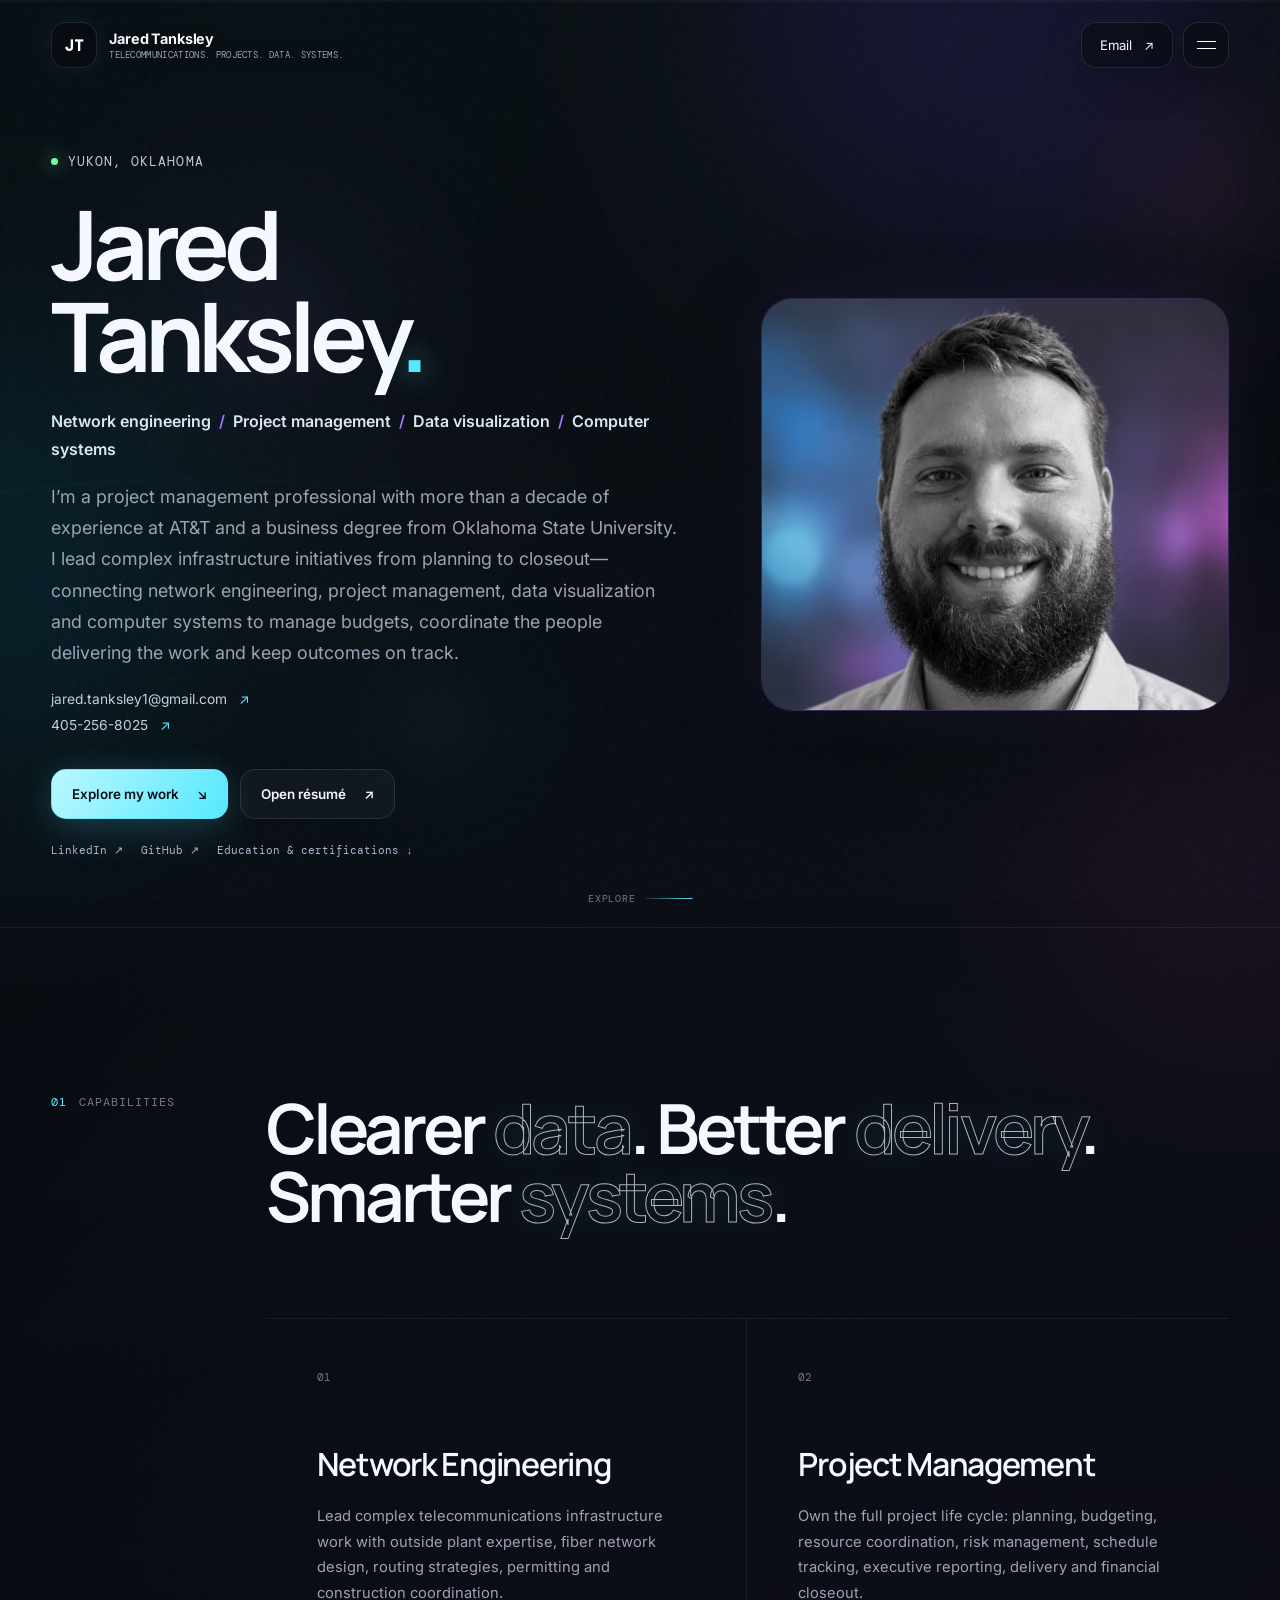
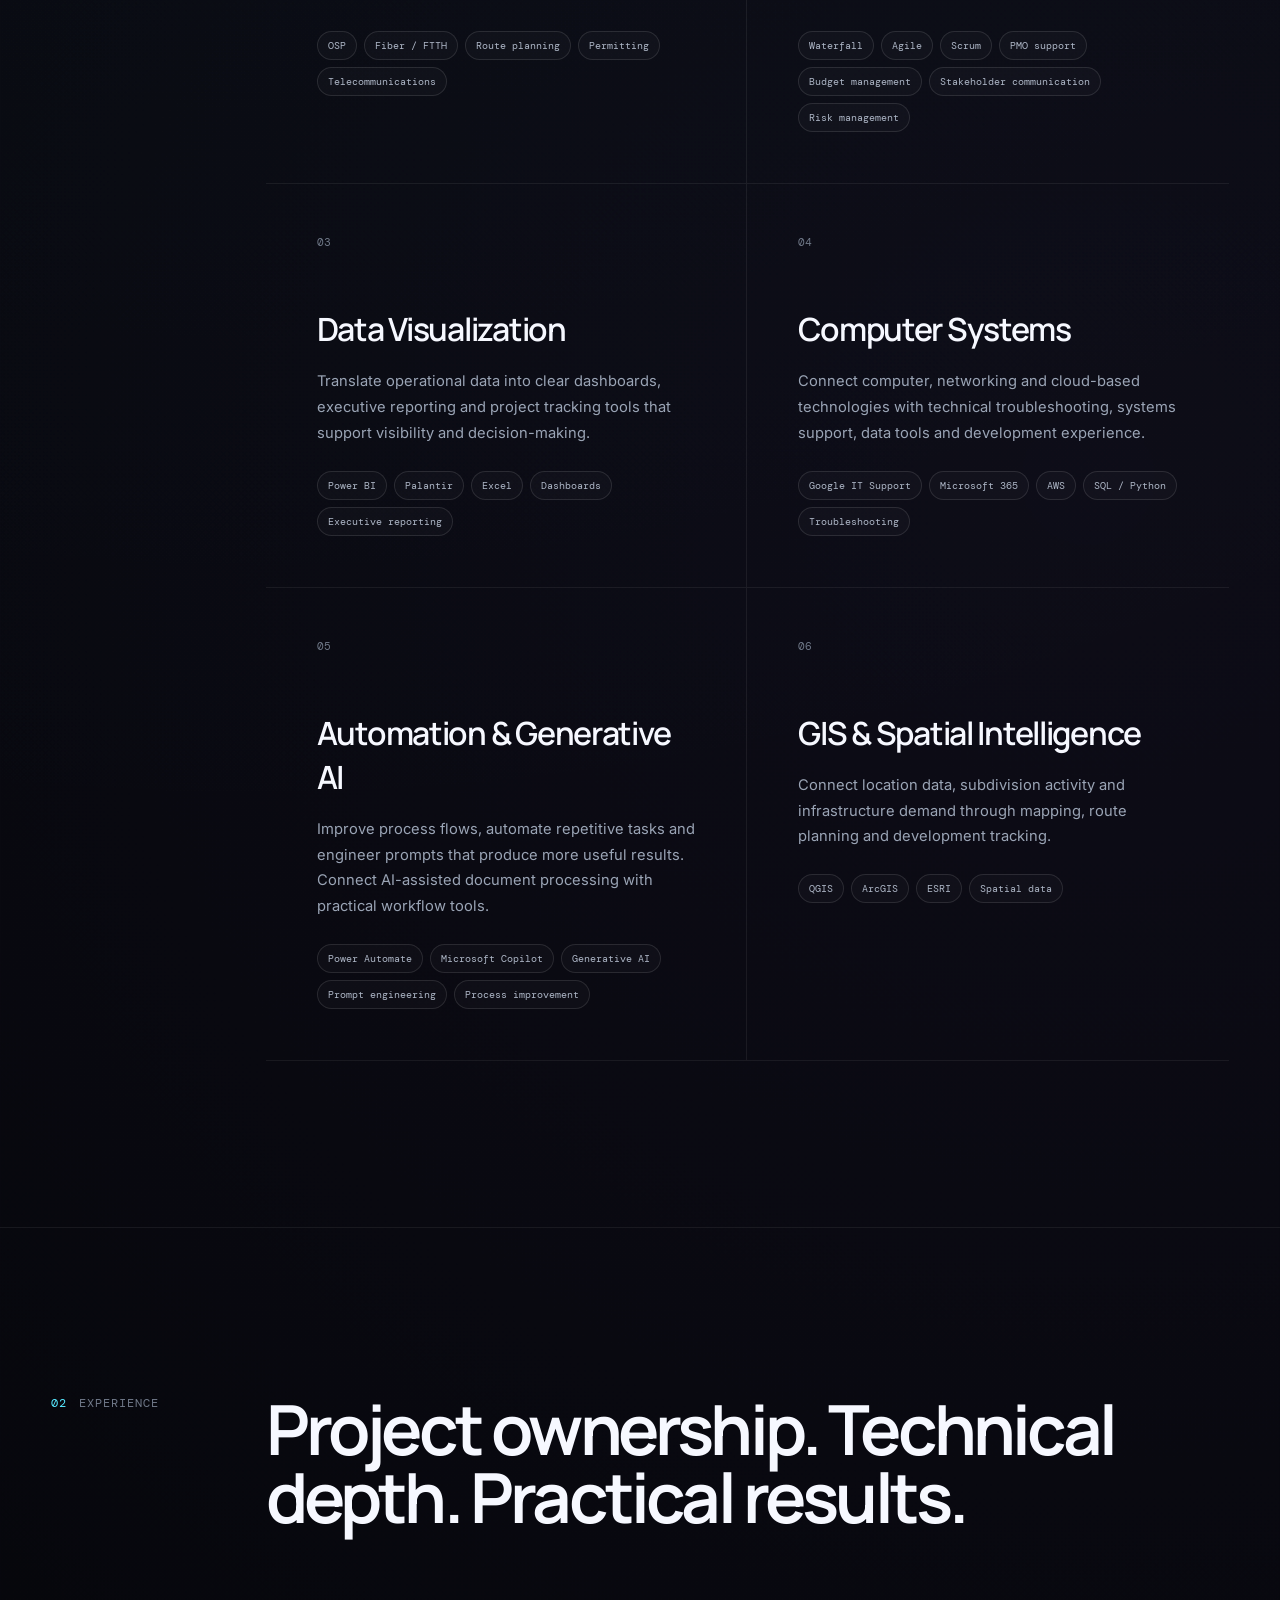
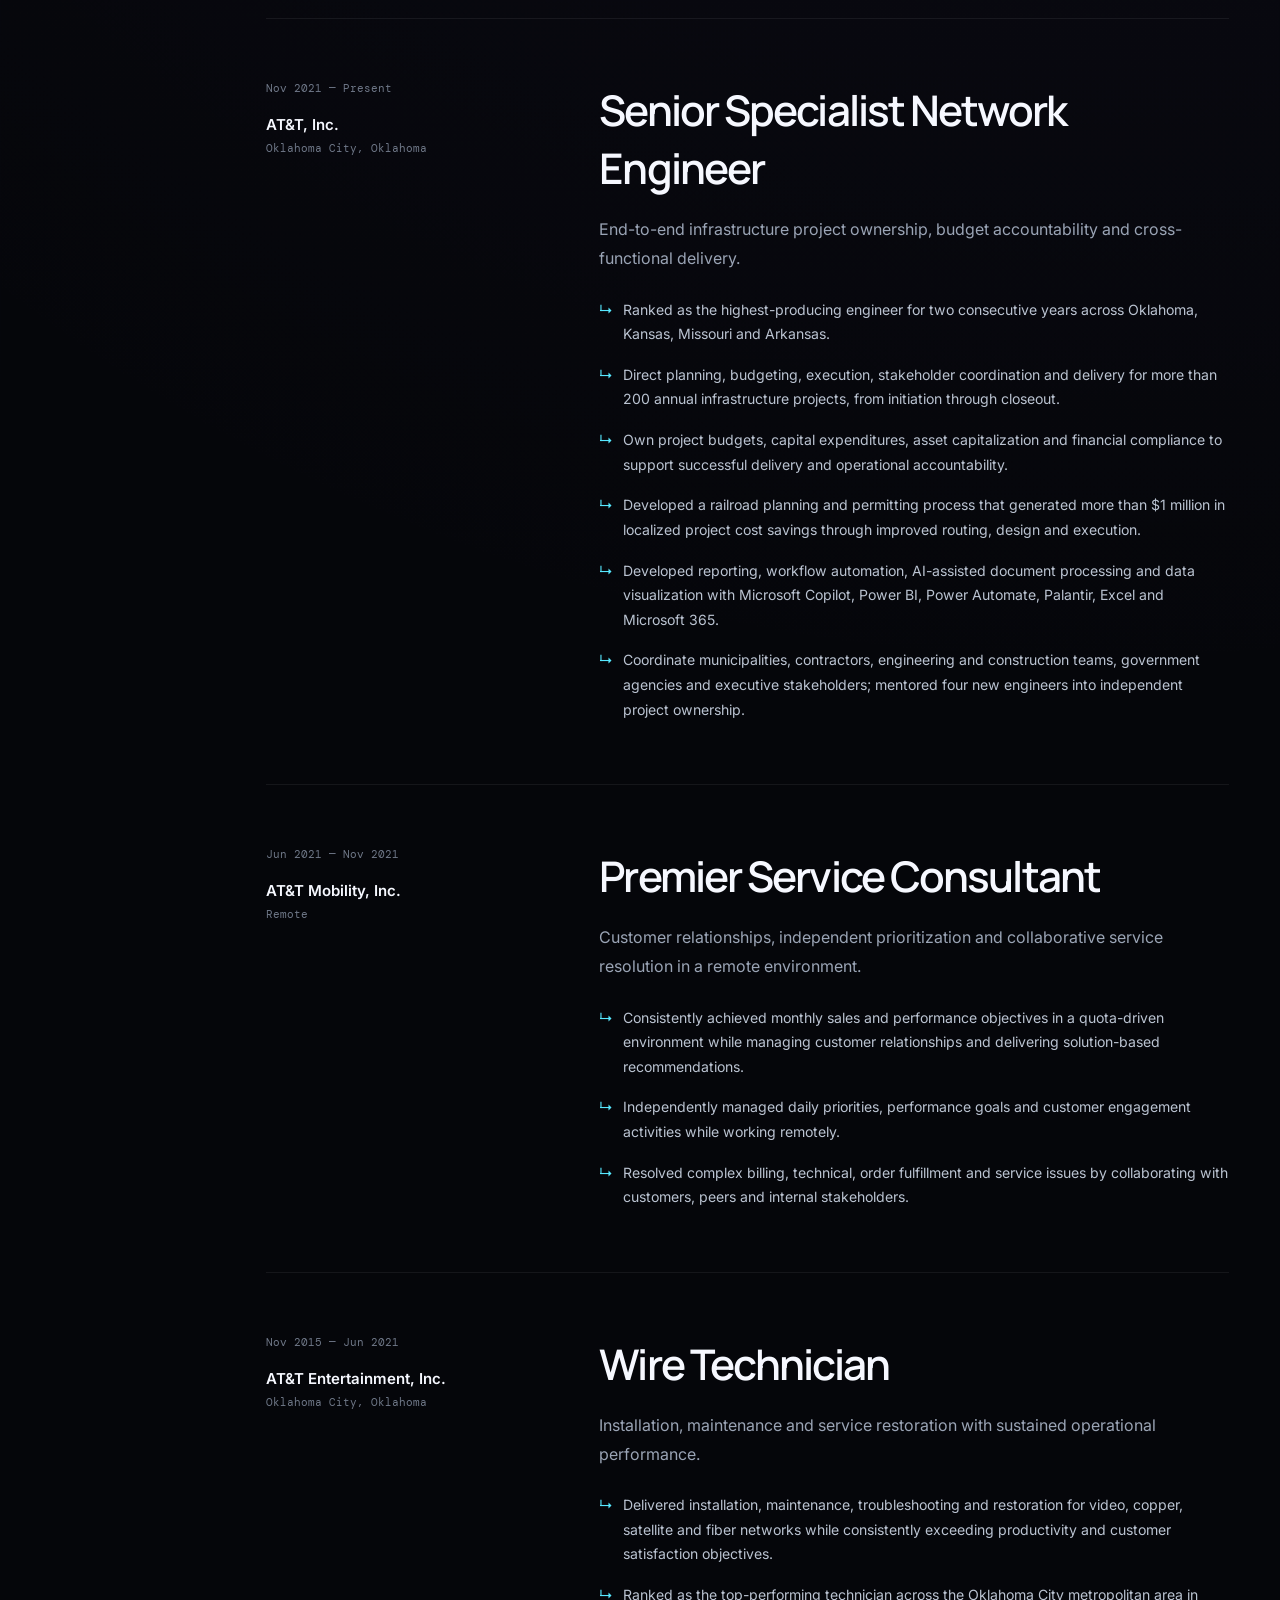
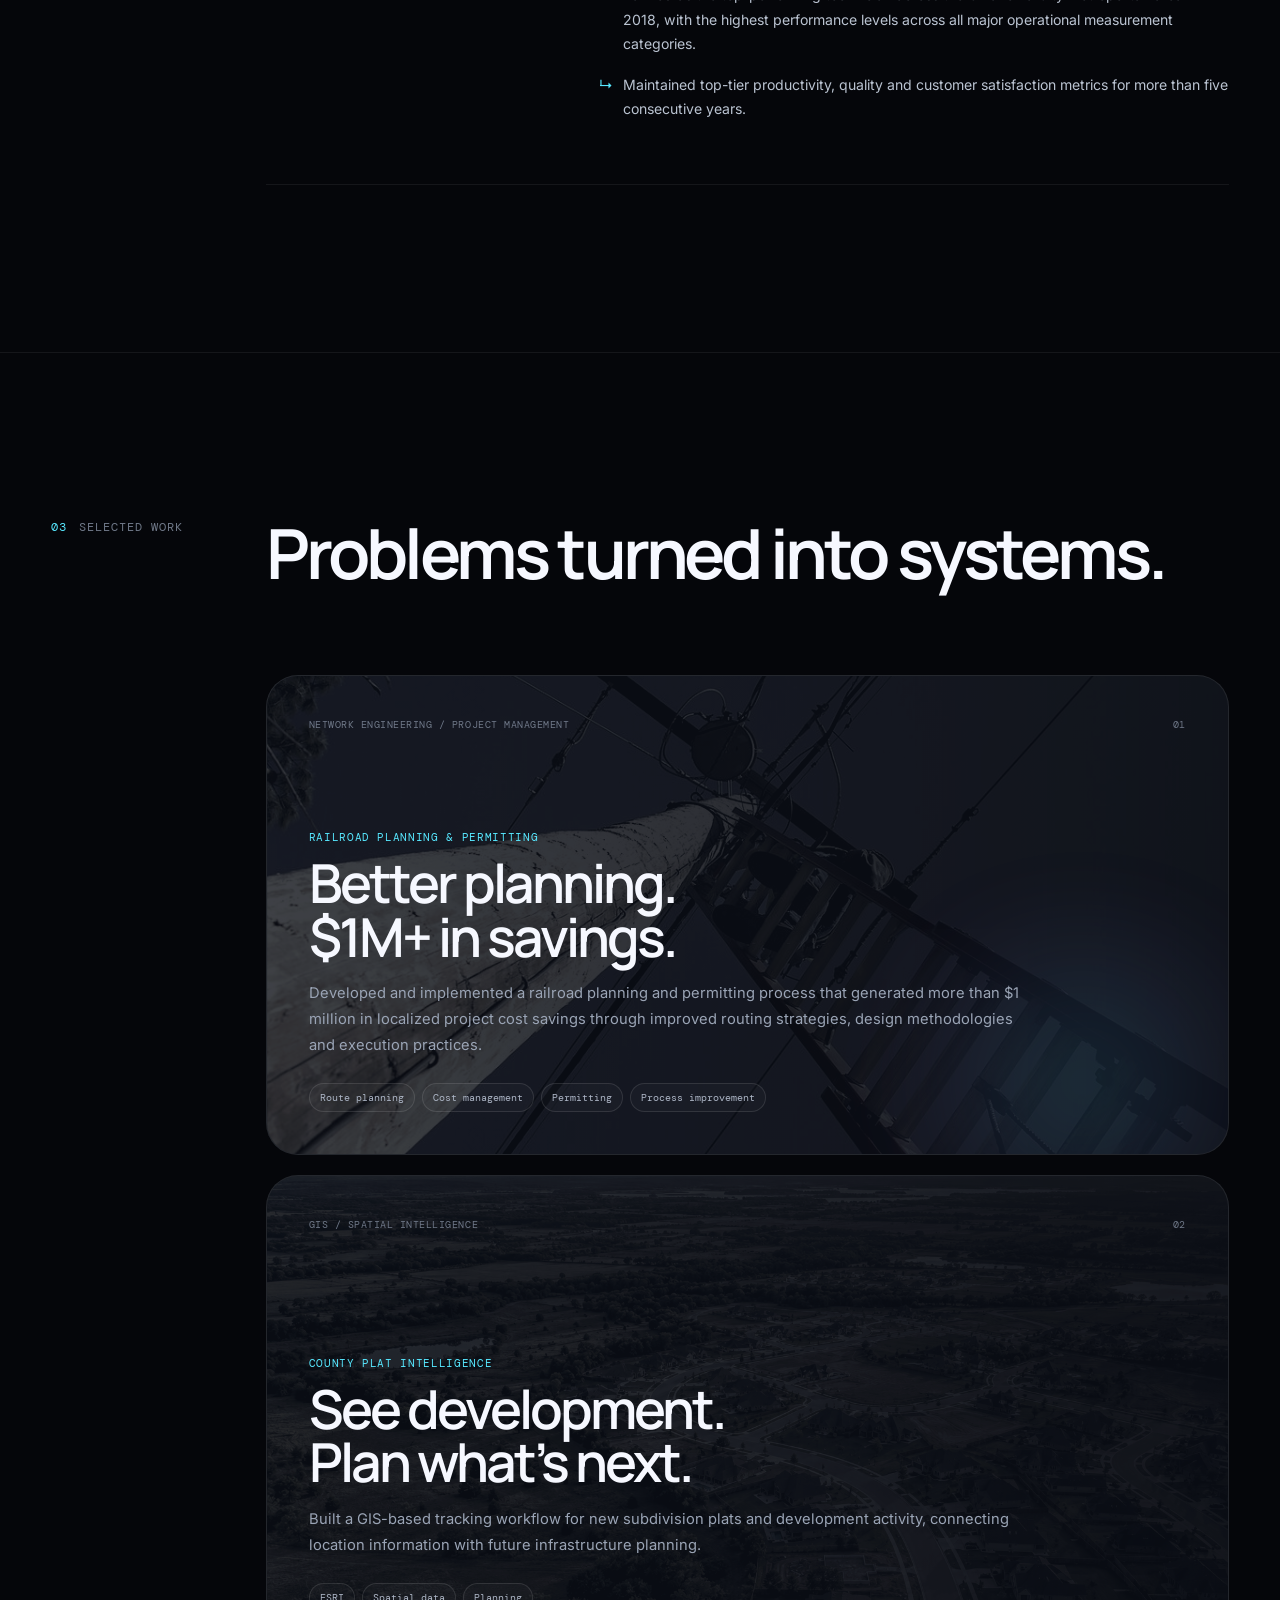
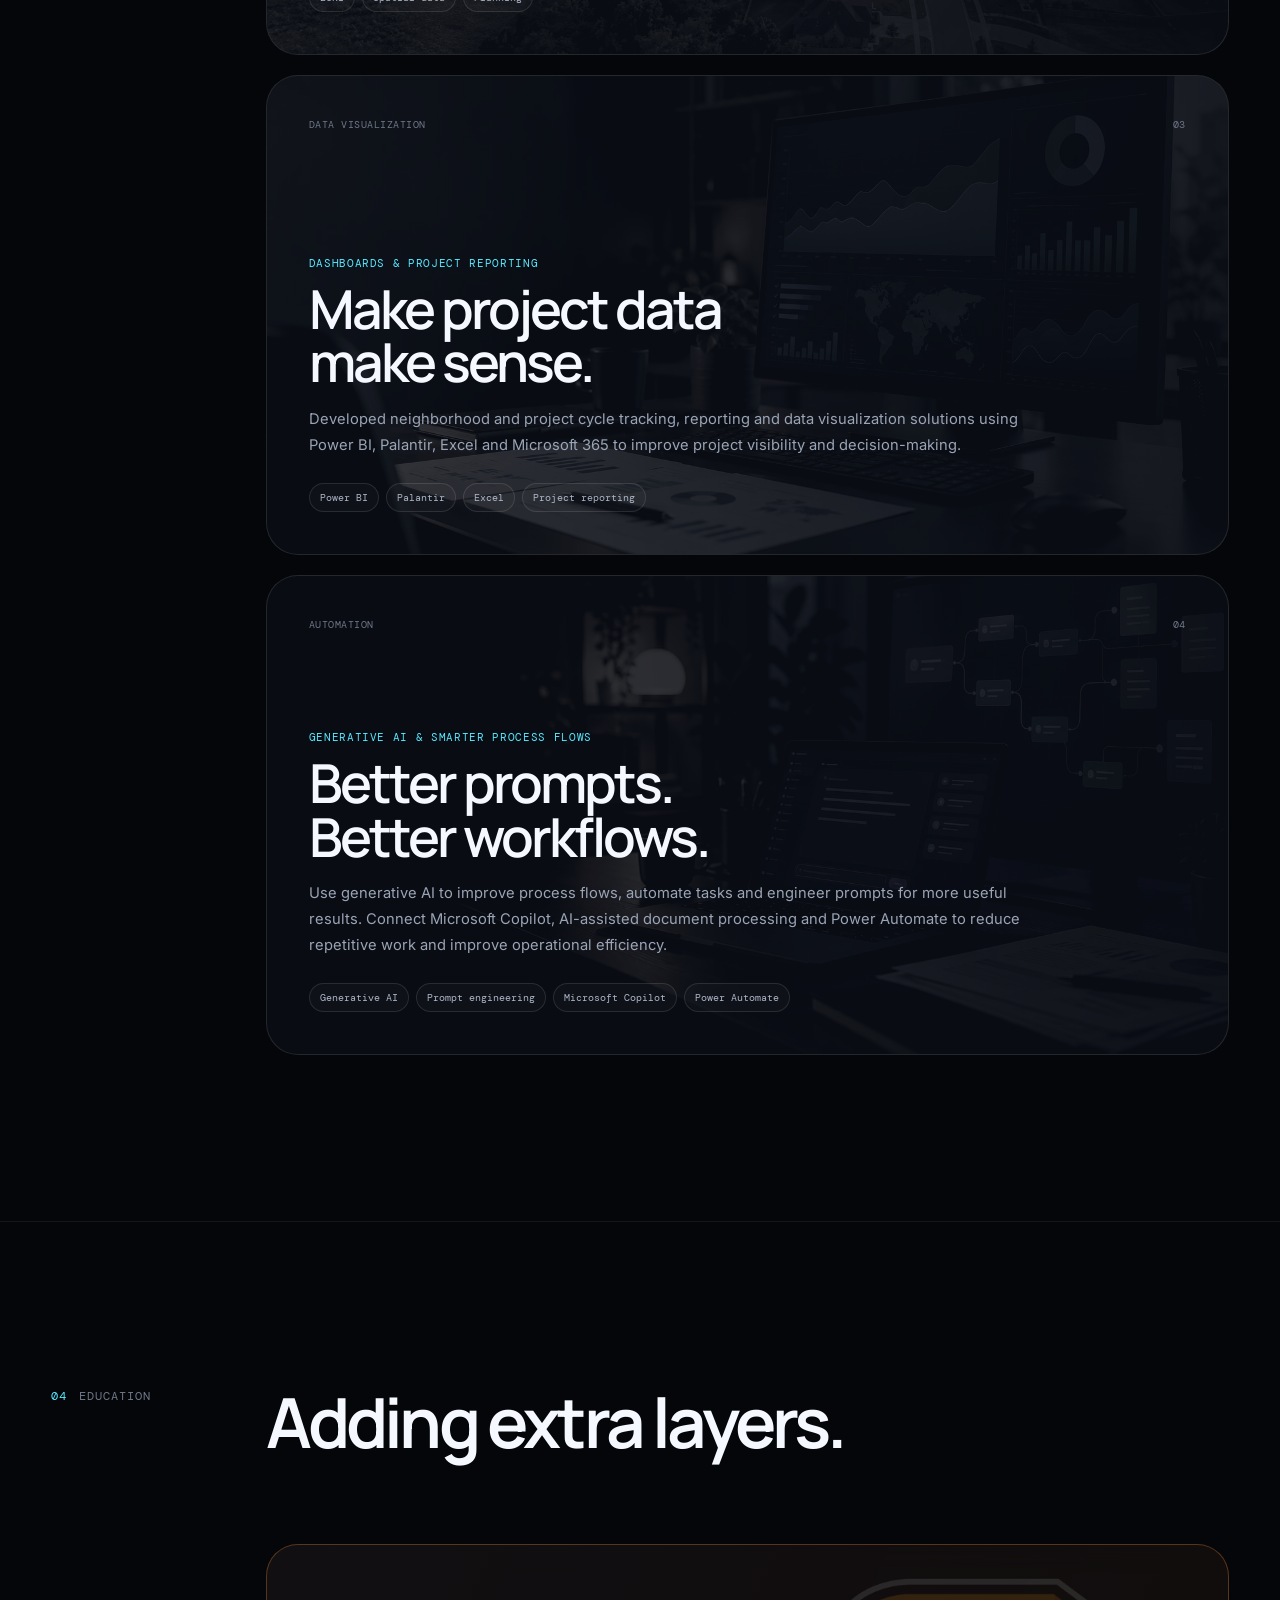
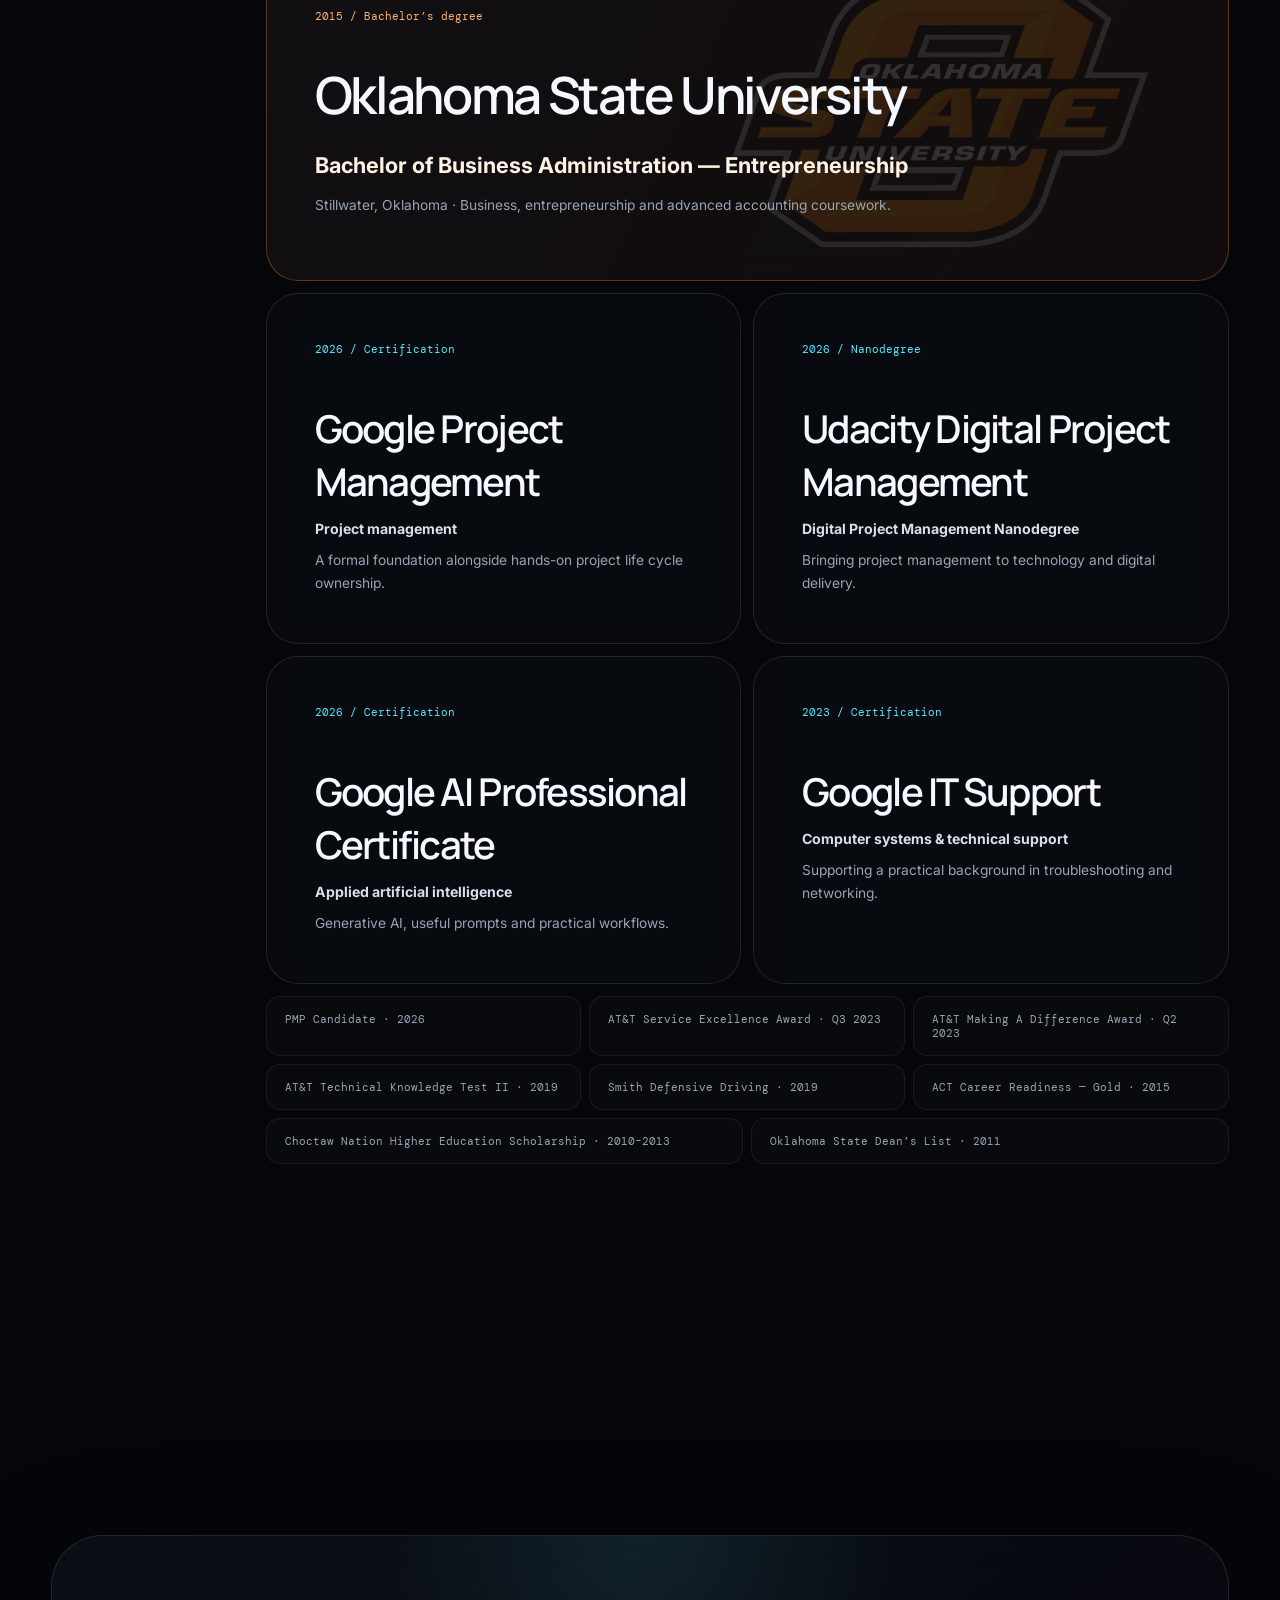
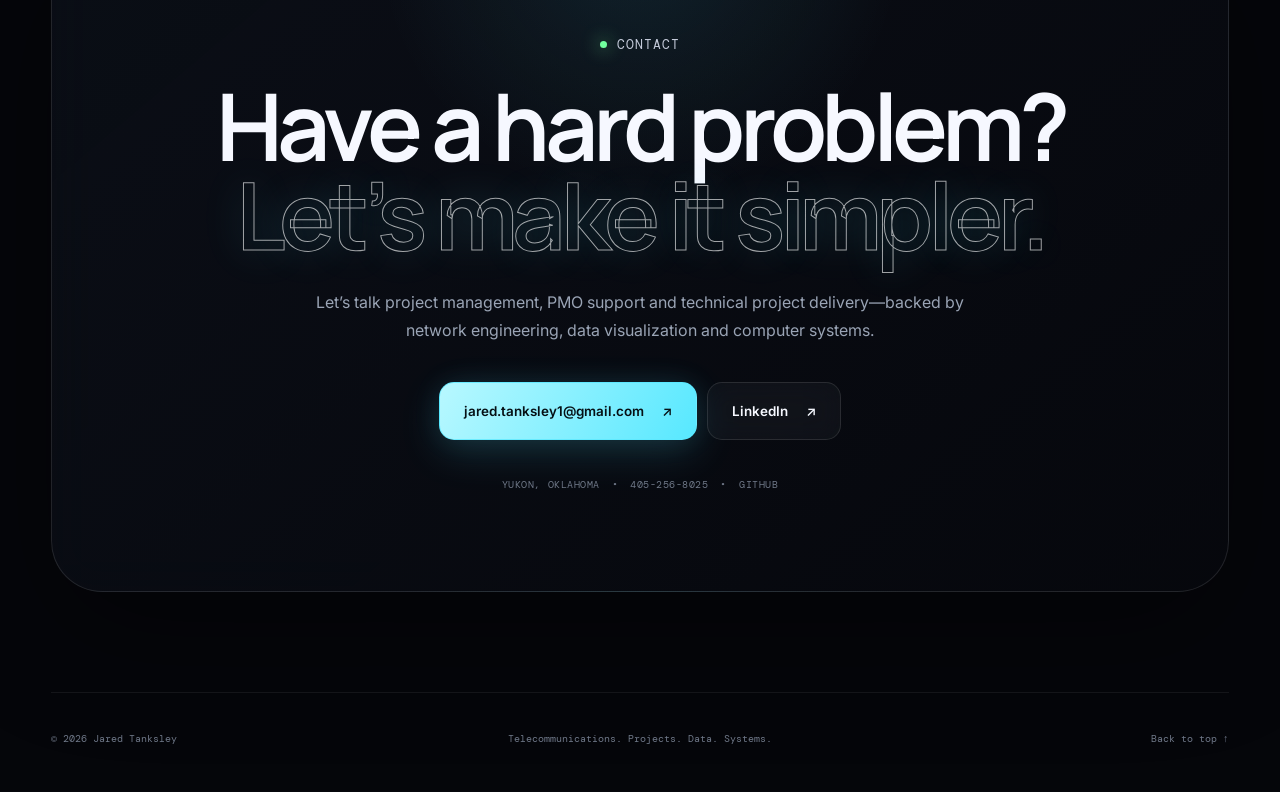
<file: index.html>
<!DOCTYPE html>
<html lang="en">
<head>
  <meta charset="utf-8" />
  <meta name="viewport" content="width=device-width, initial-scale=1" />
  <meta name="theme-color" content="#05060a" />
  <meta name="description" content="Jared Tanksley — Network engineering, project management, data visualization and computer systems. Explore Jared Tanksley’s work, experience and certifications." />
  <title>Jared Tanksley | Telecommunications • Projects • Data • Systems</title>
  <link rel="icon" href="favicon.ico" />
  <link rel="preconnect" href="https://fonts.googleapis.com" />
  <link rel="preconnect" href="https://fonts.gstatic.com" crossorigin />
  <link href="https://fonts.googleapis.com/css2?family=DM+Mono:wght@300;400;500&family=Inter:wght@400;500;600;700;800&family=Manrope:wght@500;600;700;800&display=swap" rel="stylesheet" />
  <link rel="stylesheet" href="css/styles.css" />
</head>
<body>
  <a class="skip-link" href="#main-content">Skip to content</a>
  <canvas id="neon-field" aria-hidden="true"></canvas>
  <canvas id="neon-touch" aria-hidden="true"></canvas>
  <div id="touch-light" aria-hidden="true"></div>
  <div class="ambient ambient-a" aria-hidden="true"></div>
  <div class="ambient ambient-b" aria-hidden="true"></div>
  <div class="ambient ambient-c" aria-hidden="true"></div>
  <div class="noise" aria-hidden="true"></div>
  <div class="scroll-progress" aria-hidden="true"><span></span></div>

  <header class="site-header">
    <a class="brand" href="#home" aria-label="Jared Tanksley home">
      <span class="brand-mark">JT</span>
      <span class="brand-copy"><strong>Jared Tanksley</strong><small>Telecommunications. Projects. Data. Systems.</small></span>
    </a>

    <div class="header-actions">
      <a class="mail-button" href="mailto:jared.tanksley1@gmail.com" aria-label="Email Jared">
        <span>Email</span><span aria-hidden="true">↗</span>
      </a>
      <button class="menu-toggle" type="button" aria-expanded="false" aria-controls="site-menu" aria-label="Open navigation">
        <span></span><span></span>
      </button>
    </div>
  </header>

  <aside class="menu-panel" id="site-menu" aria-hidden="true">
    <div class="menu-backdrop" data-close-menu></div>
    <div class="menu-sheet">
      <div class="menu-topline"><span>Navigate</span><button type="button" class="menu-close" data-close-menu aria-label="Close navigation">×</button></div>
      <nav class="menu-links" aria-label="Main navigation">
        <a href="#home"><span>01</span>Home</a>
        <a href="#skills"><span>02</span>Capabilities</a>
        <a href="#work"><span>03</span>Experience</a>
        <a href="#projects"><span>04</span>Projects</a>
        <a href="#education"><span>05</span>Education</a>
        <a href="#contact"><span>06</span>Contact</a>
      </nav>
      <div class="menu-socials">
        <a href="https://github.com/jaredtanksley" target="_blank" rel="noreferrer">GitHub ↗</a>
        <a href="https://www.linkedin.com/in/jaredtanksley" target="_blank" rel="noreferrer">LinkedIn ↗</a>
        <a href="jared-tanksley-resume.pdf" target="_blank" rel="noreferrer">Resume ↗</a>
      </div>
    </div>
  </aside>

  <main id="main-content">
    <section class="hero section" id="home">
      <div class="hero-grid wrap">
        <div class="hero-copy reveal">
          <p class="eyebrow"><span class="status-dot"></span> Yukon, Oklahoma</p>
          <h1 class="profile-heading"><span>Jared</span><span>Tanksley<span class="dot cyan">.</span></span></h1>
          <p class="profile-role">Network engineering <span> / </span> Project management <span> / </span> Data visualization <span> / </span> Computer systems</p>
          <p class="hero-intro">I’m a project management professional with more than a decade of experience at AT&amp;T and a business degree from Oklahoma State University. I lead complex infrastructure initiatives from planning to closeout—connecting network engineering, project management, data visualization and computer systems to manage budgets, coordinate the people delivering the work and keep outcomes on track.</p>
          <div class="profile-details" aria-label="Contact information">
            <a href="mailto:jared.tanksley1@gmail.com">jared.tanksley1@gmail.com <span aria-hidden="true">↗</span></a>
            <a href="tel:+14052568025">405-256-8025 <span aria-hidden="true">↗</span></a>
          </div>
          <div class="hero-cta">
            <a class="button primary" href="#projects">Explore my work <span aria-hidden="true">↘</span></a>
            <a class="button ghost" href="jared-tanksley-resume.pdf" target="_blank" rel="noreferrer">Open résumé <span aria-hidden="true">↗</span></a>
          </div>
          <div class="profile-socials">
            <a href="https://www.linkedin.com/in/jaredtanksley" target="_blank" rel="noreferrer">LinkedIn ↗</a>
            <a href="https://github.com/jaredtanksley" target="_blank" rel="noreferrer">GitHub ↗</a>
            <a href="#education">Education &amp; certifications ↓</a>
          </div>
        </div>

        <figure class="image-card portrait-card hero-portrait reveal delay-1">
          <img src="images/jared-headshot.png" alt="Jared Tanksley, wearing a collared shirt against a soft neon background" width="1122" height="990" fetchpriority="high" decoding="async" />
        </figure>
      </div>
      <a class="scroll-cue" href="#skills"><span>Explore</span><i></i></a>
    </section>

    <section class="section section-shell" id="skills">
      <div class="wrap section-grid">
        <div class="section-label reveal"><span>01</span><p>Capabilities</p></div>
        <div class="section-content">
          <h2 class="section-title reveal">Clearer <em>data</em>. Better <em>delivery</em>. Smarter <em>systems</em>.</h2>
          <div class="skill-grid">
            <article class="skill-card reveal"><p class="skill-num">01</p><h3>Network Engineering</h3><p>Lead complex telecommunications infrastructure work with outside plant expertise, fiber network design, routing strategies, permitting and construction coordination.</p><div class="tag-row"><span>OSP</span><span>Fiber / FTTH</span><span>Route planning</span><span>Permitting</span><span>Telecommunications</span></div></article>
            <article class="skill-card reveal delay-1"><p class="skill-num">02</p><h3>Project Management</h3><p>Own the full project life cycle: planning, budgeting, resource coordination, risk management, schedule tracking, executive reporting, delivery and financial closeout.</p><div class="tag-row"><span>Waterfall</span><span>Agile</span><span>Scrum</span><span>PMO support</span><span>Budget management</span><span>Stakeholder communication</span><span>Risk management</span></div></article>
            <article class="skill-card reveal"><p class="skill-num">03</p><h3>Data Visualization</h3><p>Translate operational data into clear dashboards, executive reporting and project tracking tools that support visibility and decision-making.</p><div class="tag-row"><span>Power BI</span><span>Palantir</span><span>Excel</span><span>Dashboards</span><span>Executive reporting</span></div></article>
            <article class="skill-card reveal delay-1"><p class="skill-num">04</p><h3>Computer Systems</h3><p>Connect computer, networking and cloud-based technologies with technical troubleshooting, systems support, data tools and development experience.</p><div class="tag-row"><span>Google IT Support</span><span>Microsoft 365</span><span>AWS</span><span>SQL / Python</span><span>Troubleshooting</span></div></article>
            <article class="skill-card reveal"><p class="skill-num">05</p><h3>Automation &amp; Generative AI</h3><p>Improve process flows, automate repetitive tasks and engineer prompts that produce more useful results. Connect AI-assisted document processing with practical workflow tools.</p><div class="tag-row"><span>Power Automate</span><span>Microsoft Copilot</span><span>Generative AI</span><span>Prompt engineering</span><span>Process improvement</span></div></article>
            <article class="skill-card reveal delay-1"><p class="skill-num">06</p><h3>GIS &amp; Spatial Intelligence</h3><p>Connect location data, subdivision activity and infrastructure demand through mapping, route planning and development tracking.</p><div class="tag-row"><span>QGIS</span><span>ArcGIS</span><span>ESRI</span><span>Spatial data</span></div></article>
          </div>
        </div>
      </div>
    </section>

    <section class="section section-shell" id="work">
      <div class="wrap section-grid">
        <div class="section-label reveal"><span>02</span><p>Experience</p></div>
        <div class="section-content">
          <h2 class="section-title reveal">Project ownership. Technical depth. Practical results.</h2>
          <div class="work-list">
            <article class="work-item reveal">
              <div class="work-meta"><span>Nov 2021 — Present</span><strong>AT&amp;T, Inc.</strong><small>Oklahoma City, Oklahoma</small></div>
              <div class="work-body"><h3>Senior Specialist Network Engineer</h3><p>End-to-end infrastructure project ownership, budget accountability and cross-functional delivery.</p><ul>
                <li>Ranked as the highest-producing engineer for two consecutive years across Oklahoma, Kansas, Missouri and Arkansas.</li>
                <li>Direct planning, budgeting, execution, stakeholder coordination and delivery for more than 200 annual infrastructure projects, from initiation through closeout.</li>
                <li>Own project budgets, capital expenditures, asset capitalization and financial compliance to support successful delivery and operational accountability.</li>
                <li>Developed a railroad planning and permitting process that generated more than $1 million in localized project cost savings through improved routing, design and execution.</li>
                <li>Developed reporting, workflow automation, AI-assisted document processing and data visualization with Microsoft Copilot, Power BI, Power Automate, Palantir, Excel and Microsoft 365.</li>
                <li>Coordinate municipalities, contractors, engineering and construction teams, government agencies and executive stakeholders; mentored four new engineers into independent project ownership.</li>
              </ul></div>
            </article>
            <article class="work-item reveal">
              <div class="work-meta"><span>Jun 2021 — Nov 2021</span><strong>AT&amp;T Mobility, Inc.</strong><small>Remote</small></div>
              <div class="work-body"><h3>Premier Service Consultant</h3><p>Customer relationships, independent prioritization and collaborative service resolution in a remote environment.</p><ul>
                <li>Consistently achieved monthly sales and performance objectives in a quota-driven environment while managing customer relationships and delivering solution-based recommendations.</li>
                <li>Independently managed daily priorities, performance goals and customer engagement activities while working remotely.</li>
                <li>Resolved complex billing, technical, order fulfillment and service issues by collaborating with customers, peers and internal stakeholders.</li>
              </ul></div>
            </article>
            <article class="work-item reveal">
              <div class="work-meta"><span>Nov 2015 — Jun 2021</span><strong>AT&amp;T Entertainment, Inc.</strong><small>Oklahoma City, Oklahoma</small></div>
              <div class="work-body"><h3>Wire Technician</h3><p>Installation, maintenance and service restoration with sustained operational performance.</p><ul>
                <li>Delivered installation, maintenance, troubleshooting and restoration for video, copper, satellite and fiber networks while consistently exceeding productivity and customer satisfaction objectives.</li>
                <li>Ranked as the top-performing technician across the Oklahoma City metropolitan area in 2018, with the highest performance levels across all major operational measurement categories.</li>
                <li>Maintained top-tier productivity, quality and customer satisfaction metrics for more than five consecutive years.</li>
              </ul></div>
            </article>
          </div>
        </div>
      </div>
    </section>

    <section class="section section-shell" id="projects">
      <div class="wrap section-grid">
        <div class="section-label reveal"><span>03</span><p>Selected work</p></div>
        <div class="section-content">
          <h2 class="section-title reveal">Problems turned into systems.</h2>
          <div class="project-grid">
            <article class="project-card project-feature reveal">
              <div class="project-glow" aria-hidden="true"></div>
              <div class="project-top"><span>Network engineering / Project management</span><span>01</span></div>
              <div class="project-content"><p class="project-kicker">Railroad planning &amp; permitting</p><h3>Better planning.<br />$1M+ in savings.</h3><p>Developed and implemented a railroad planning and permitting process that generated more than $1 million in localized project cost savings through improved routing strategies, design methodologies and execution practices.</p><div class="tag-row"><span>Route planning</span><span>Cost management</span><span>Permitting</span><span>Process improvement</span></div></div>
            </article>
            <article class="project-card reveal">
              <div class="project-top"><span>GIS / Spatial intelligence</span><span>02</span></div>
              <div class="project-content"><p class="project-kicker">County plat intelligence</p><h3>See development.<br />Plan what’s next.</h3><p>Built a GIS-based tracking workflow for new subdivision plats and development activity, connecting location information with future infrastructure planning.</p><div class="tag-row"><span>ESRI</span><span>Spatial data</span><span>Planning</span></div></div>
            </article>
            <article class="project-card reveal delay-1">
              <div class="project-top"><span>Data Visualization</span><span>03</span></div>
              <div class="project-content"><p class="project-kicker">Dashboards &amp; project reporting</p><h3>Make project data<br />make sense.</h3><p>Developed neighborhood and project cycle tracking, reporting and data visualization solutions using Power BI, Palantir, Excel and Microsoft 365 to improve project visibility and decision-making.</p><div class="tag-row"><span>Power BI</span><span>Palantir</span><span>Excel</span><span>Project reporting</span></div></div>
            </article>
            <article class="project-card reveal">
              <div class="project-top"><span>Automation</span><span>04</span></div>
              <div class="project-content"><p class="project-kicker">Generative AI &amp; smarter process flows</p><h3>Better prompts.<br />Better workflows.</h3><p>Use generative AI to improve process flows, automate tasks and engineer prompts for more useful results. Connect Microsoft Copilot, AI-assisted document processing and Power Automate to reduce repetitive work and improve operational efficiency.</p><div class="tag-row"><span>Generative AI</span><span>Prompt engineering</span><span>Microsoft Copilot</span><span>Power Automate</span></div></div>
            </article>
          </div>
        </div>
      </div>
    </section>

    <section class="section section-shell" id="education">
      <div class="wrap section-grid">
        <div class="section-label reveal"><span>04</span><p>Education</p></div>
        <div class="section-content">
          <h2 class="section-title reveal">Adding extra layers.</h2>
          <div class="education-grid">
            <article class="edu-card degree-card reveal"><p>2015 / Bachelor’s degree</p><h3>Oklahoma State University</h3><strong>Bachelor of Business Administration — Entrepreneurship</strong><span>Stillwater, Oklahoma · Business, entrepreneurship and advanced accounting coursework.</span></article>
            <article class="edu-card reveal"><p>2026 / Certification</p><h3>Google Project Management</h3><strong>Project management</strong><span>A formal foundation alongside hands-on project life cycle ownership.</span></article>
            <article class="edu-card reveal delay-1"><p>2026 / Nanodegree</p><h3>Udacity Digital Project Management</h3><strong>Digital Project Management Nanodegree</strong><span>Bringing project management to technology and digital delivery.</span></article>
            <article class="edu-card reveal"><p>2026 / Certification</p><h3>Google AI Professional Certificate</h3><strong>Applied artificial intelligence</strong><span>Generative AI, useful prompts and practical workflows.</span></article>
            <article class="edu-card reveal delay-1"><p>2023 / Certification</p><h3>Google IT Support</h3><strong>Computer systems &amp; technical support</strong><span>Supporting a practical background in troubleshooting and networking.</span></article>
          </div>
          <div class="cert-strip reveal" aria-label="Additional certifications and awards">
            <span>PMP Candidate · 2026</span>
            <span>AT&amp;T Service Excellence Award · Q3 2023</span>
            <span>AT&amp;T Making A Difference Award · Q2 2023</span>
            <span>AT&amp;T Technical Knowledge Test II · 2019</span>
            <span>Smith Defensive Driving · 2019</span>
            <span>ACT Career Readiness — Gold · 2015</span>
            <span>Choctaw Nation Higher Education Scholarship · 2010–2013</span>
            <span>Oklahoma State Dean’s List · 2011</span>
          </div>
        </div>
      </div>
    </section>

    <section class="section contact-section" id="contact">
      <div class="wrap contact-wrap reveal">
        <p class="eyebrow"><span class="status-dot"></span> Contact</p>
        <h2>Have a hard problem?<br /><span>Let’s make it simpler.</span></h2>
        <p>Let’s talk project management, PMO support and technical project delivery—backed by network engineering, data visualization and computer systems.</p>
        <div class="contact-actions">
          <a class="button primary large" href="mailto:jared.tanksley1@gmail.com">jared.tanksley1@gmail.com <span>↗</span></a>
          <a class="button ghost large" href="https://www.linkedin.com/in/jaredtanksley" target="_blank" rel="noreferrer">LinkedIn <span>↗</span></a>
        </div>
        <div class="contact-meta"><span>Yukon, Oklahoma</span><span>•</span><a href="tel:+14052568025">405-256-8025</a><span>•</span><a href="https://github.com/jaredtanksley" target="_blank" rel="noreferrer">GitHub</a></div>
      </div>
    </section>
  </main>

  <footer class="site-footer wrap">
    <p>© <span id="year"></span> Jared Tanksley</p>
    <p>Telecommunications. Projects. Data. Systems.</p>
    <a href="#home">Back to top ↑</a>
  </footer>

  <script src="js/site.js" defer></script>
</body>
</html>
</file>
<file: css/styles.css>
:root {
  --bg: #05060a;
  --bg-2: #080a11;
  --surface: rgba(11, 14, 22, .72);
  --surface-strong: rgba(9, 12, 20, .92);
  --line: rgba(255,255,255,.11);
  --line-soft: rgba(255,255,255,.065);
  --text: #f6f8ff;
  --muted: #9aa4b5;
  --muted-2: #6f7888;
  --cyan: #57e8ff;
  --violet: #9f78ff;
  --lime: #72ff9f;
  --pink: #ff5fc8;
  --blue: #5b8cff;
  --radius: clamp(20px, 2.5vw, 34px);
  --wrap: 1280px;
  --pad: clamp(20px, 4vw, 64px);
  --section: clamp(90px, 13vw, 180px);
}

* { box-sizing: border-box; }
html { scroll-behavior: smooth; background: var(--bg); }
body {
  margin: 0;
  min-width: 320px;
  overflow-x: hidden;
  background:
    radial-gradient(circle at 20% 0%, rgba(87,232,255,.045), transparent 24%),
    radial-gradient(circle at 85% 20%, rgba(159,120,255,.055), transparent 22%),
    var(--bg);
  color: var(--text);
  font-family: Inter, system-ui, -apple-system, BlinkMacSystemFont, "Segoe UI", sans-serif;
  text-rendering: optimizeLegibility;
}
body.menu-open { overflow: hidden; }
a { color: inherit; text-decoration: none; }
button, a { -webkit-tap-highlight-color: transparent; }
button { font: inherit; }
::selection { background: rgba(87,232,255,.28); color: white; }

#neon-field { position: fixed; inset: 0; z-index: -6; width: 100%; height: 100%; opacity: .8; pointer-events: none; }
.ambient { position: fixed; z-index: -5; pointer-events: none; border-radius: 50%; filter: blur(100px); opacity: .26; mix-blend-mode: screen; }
.ambient-a { width: 38vw; height: 38vw; min-width: 360px; min-height: 360px; top: -18vw; right: 4vw; background: rgba(98,67,255,.5); animation: driftA 16s ease-in-out infinite alternate; }
.ambient-b { width: 34vw; height: 34vw; min-width: 320px; min-height: 320px; left: -18vw; top: 38vh; background: rgba(0,207,255,.35); animation: driftB 20s ease-in-out infinite alternate; }
.ambient-c { width: 30vw; height: 30vw; min-width: 300px; min-height: 300px; right: -12vw; bottom: -12vw; background: rgba(255,47,178,.28); animation: driftC 18s ease-in-out infinite alternate; }
.noise { position: fixed; inset: 0; z-index: -4; pointer-events: none; opacity: .032; background-image: url("data:image/svg+xml,%3Csvg viewBox='0 0 180 180' xmlns='http://www.w3.org/2000/svg'%3E%3Cfilter id='n'%3E%3CfeTurbulence type='fractalNoise' baseFrequency='.9' numOctaves='4' stitchTiles='stitch'/%3E%3C/filter%3E%3Crect width='100%25' height='100%25' filter='url(%23n)' opacity='.7'/%3E%3C/svg%3E"); }
@keyframes driftA { to { transform: translate(-9vw, 12vh) scale(1.18); } }
@keyframes driftB { to { transform: translate(12vw, -8vh) scale(.88); } }
@keyframes driftC { to { transform: translate(-8vw, -10vh) scale(1.12); } }

.wrap { width: min(calc(100% - (var(--pad) * 2)), var(--wrap)); margin-inline: auto; }
.section { position: relative; }
.section-shell { padding-block: var(--section); border-top: 1px solid var(--line-soft); }
.section-grid { display: grid; grid-template-columns: minmax(120px, .27fr) minmax(0, 1.73fr); gap: clamp(28px, 5vw, 90px); }
.section-label { align-self: start; position: sticky; top: 118px; display: flex; align-items: center; gap: 12px; color: var(--muted-2); font-family: "DM Mono", monospace; font-size: .78rem; letter-spacing: .08em; text-transform: uppercase; }
.section-label span { color: var(--cyan); }
.section-label p { margin: 0; }
.section-title { margin: 0 0 clamp(42px, 7vw, 88px); font-family: Manrope, sans-serif; font-size: clamp(2.5rem, 5.4vw, 5.75rem); line-height: .98; letter-spacing: -.055em; max-width: 1050px; font-weight: 650; }
.section-title em { font-style: normal; color: transparent; -webkit-text-stroke: 1px rgba(255,255,255,.68); text-shadow: 0 0 35px rgba(87,232,255,.13); }

.scroll-progress { position: fixed; z-index: 80; top: 0; left: 0; width: 100%; height: 2px; background: rgba(255,255,255,.04); }
.scroll-progress span { display: block; width: 0; height: 100%; background: linear-gradient(90deg, var(--cyan), var(--violet), var(--pink)); box-shadow: 0 0 14px rgba(87,232,255,.65); }

.site-header { position: fixed; z-index: 60; top: 22px; left: var(--pad); right: var(--pad); display: flex; align-items: center; justify-content: space-between; pointer-events: none; }
.site-header > * { pointer-events: auto; }
.brand { display: flex; align-items: center; gap: 12px; }
.brand-mark { width: 46px; height: 46px; border-radius: 15px; display: grid; place-items: center; font-family: "DM Mono", monospace; font-weight: 600; color: white; background: rgba(8,11,18,.64); border: 1px solid var(--line); backdrop-filter: blur(18px); box-shadow: 0 0 32px rgba(87,232,255,.08); }
.brand-copy { display: flex; flex-direction: column; gap: 2px; text-shadow: 0 2px 12px rgba(0,0,0,.9); }
.brand-copy strong { font-size: .9rem; letter-spacing: -.01em; }
.brand-copy small { color: var(--muted); font-family: "DM Mono", monospace; font-size: .62rem; letter-spacing: .05em; text-transform: uppercase; }
.header-actions { display: flex; align-items: center; gap: 10px; }
.mail-button, .menu-toggle { height: 46px; border: 1px solid var(--line); background: rgba(8,11,18,.64); backdrop-filter: blur(18px); box-shadow: 0 14px 40px rgba(0,0,0,.22); }
.mail-button { padding: 0 18px; border-radius: 15px; display: flex; align-items: center; gap: 12px; font-size: .82rem; }
.mail-button:hover { border-color: rgba(87,232,255,.42); box-shadow: 0 0 30px rgba(87,232,255,.1); }
.menu-toggle { width: 46px; border-radius: 15px; cursor: pointer; display: grid; place-content: center; gap: 6px; }
.menu-toggle span { display: block; width: 19px; height: 1px; background: white; transition: transform .25s ease; }
.menu-toggle:hover span:first-child { transform: translateX(3px); }
.menu-toggle:hover span:last-child { transform: translateX(-3px); }

.menu-panel { position: fixed; inset: 0; z-index: 100; visibility: hidden; pointer-events: none; }
.menu-panel.open { visibility: visible; pointer-events: auto; }
.menu-backdrop { position: absolute; inset: 0; background: rgba(0,0,0,.55); backdrop-filter: blur(10px); opacity: 0; transition: opacity .35s ease; }
.menu-panel.open .menu-backdrop { opacity: 1; }
.menu-sheet { position: absolute; top: 0; right: 0; height: 100%; width: min(580px, 92vw); padding: clamp(28px, 5vw, 70px); background: rgba(7,9,15,.94); border-left: 1px solid var(--line); transform: translateX(102%); transition: transform .45s cubic-bezier(.2,.8,.2,1); display: flex; flex-direction: column; }
.menu-panel.open .menu-sheet { transform: translateX(0); }
.menu-topline { display: flex; justify-content: space-between; align-items: center; color: var(--muted-2); font-family: "DM Mono", monospace; font-size: .74rem; text-transform: uppercase; letter-spacing: .1em; }
.menu-close { appearance: none; border: 0; background: transparent; color: white; font-size: 2.1rem; cursor: pointer; padding: 0; line-height: 1; }
.menu-links { display: flex; flex-direction: column; margin: auto 0; }
.menu-links a { display: flex; align-items: baseline; gap: 20px; padding: 14px 0; font-family: Manrope, sans-serif; font-size: clamp(2rem, 5vw, 4.5rem); font-weight: 600; letter-spacing: -.05em; line-height: 1; color: rgba(255,255,255,.77); transition: color .2s, transform .2s, text-shadow .2s; }
.menu-links a span { font: 400 .68rem "DM Mono", monospace; color: var(--muted-2); letter-spacing: .05em; }
.menu-links a:hover { color: white; transform: translateX(8px); text-shadow: 0 0 22px rgba(87,232,255,.18); }
.menu-socials { display: flex; flex-wrap: wrap; gap: 20px; color: var(--muted); font-size: .8rem; }
.menu-socials a:hover { color: var(--cyan); }

.hero { min-height: 100svh; display: flex; flex-direction: column; justify-content: center; padding: clamp(150px, 17vh, 210px) 0 70px; }
.hero-grid { display: grid; grid-template-columns: 1.18fr .82fr; gap: clamp(40px, 6vw, 92px); align-items: center; }
.eyebrow { display: flex; align-items: center; gap: 10px; margin: 0 0 28px; color: #c4cada; font-family: "DM Mono", monospace; font-size: clamp(.68rem, 1vw, .82rem); text-transform: uppercase; letter-spacing: .08em; }
.status-dot { width: 7px; height: 7px; border-radius: 50%; background: var(--lime); box-shadow: 0 0 18px var(--lime); }
.hero h1 { margin: 0; font-family: Manrope, sans-serif; font-weight: 700; letter-spacing: -.065em; line-height: .84; }
.hero-name { display: block; color: rgba(255,255,255,.56); font: 500 clamp(.95rem, 1.6vw, 1.35rem) "DM Mono", monospace; letter-spacing: .14em; text-transform: uppercase; margin-bottom: 24px; }
.hero-line { display: block; font-size: clamp(4rem, 8.25vw, 8.5rem); }
.dot { -webkit-text-stroke: 0; }
.cyan { color: var(--cyan); text-shadow: 0 0 28px rgba(87,232,255,.72); }
.violet { color: var(--violet); text-shadow: 0 0 28px rgba(159,120,255,.66); }
.lime { color: var(--lime); text-shadow: 0 0 28px rgba(114,255,159,.52); }
.hero-intro { margin: 34px 0 0; max-width: 720px; color: var(--muted); font-size: clamp(1rem, 1.4vw, 1.22rem); line-height: 1.75; }
.hero-cta { display: flex; flex-wrap: wrap; gap: 12px; margin-top: 36px; }
.button { display: inline-flex; align-items: center; justify-content: space-between; gap: 18px; min-height: 50px; padding: 0 20px; border-radius: 15px; border: 1px solid var(--line); font-size: .84rem; font-weight: 600; transition: transform .2s, border-color .2s, box-shadow .2s, background .2s; }
.button:hover { transform: translateY(-2px); }
.button.primary { color: #061015; background: linear-gradient(120deg, #b8f8ff, var(--cyan)); border-color: rgba(87,232,255,.75); box-shadow: 0 12px 40px rgba(87,232,255,.16), 0 0 30px rgba(87,232,255,.08); }
.button.primary:hover { box-shadow: 0 14px 48px rgba(87,232,255,.26), 0 0 42px rgba(87,232,255,.15); }
.button.ghost { background: rgba(255,255,255,.035); backdrop-filter: blur(14px); }
.button.ghost:hover { border-color: rgba(159,120,255,.5); box-shadow: 0 0 30px rgba(159,120,255,.09); }
.button.large { min-height: 58px; padding-inline: 24px; }

.hero-console { position: relative; overflow: hidden; border-radius: var(--radius); border: 1px solid rgba(255,255,255,.13); background: linear-gradient(145deg, rgba(14,18,29,.84), rgba(7,9,15,.72)); backdrop-filter: blur(22px); box-shadow: 0 40px 100px rgba(0,0,0,.42), inset 0 1px rgba(255,255,255,.05), 0 0 70px rgba(105,76,255,.07); transform: perspective(1000px) rotateY(-3deg) rotateX(1deg); }
.hero-console::before { content: ""; position: absolute; inset: -2px; z-index: -1; background: linear-gradient(135deg, rgba(87,232,255,.2), transparent 28%, transparent 70%, rgba(159,120,255,.22)); filter: blur(18px); }
.console-bar { height: 48px; display: flex; align-items: center; gap: 7px; padding: 0 17px; border-bottom: 1px solid var(--line-soft); background: rgba(255,255,255,.02); }
.console-bar > span { width: 7px; height: 7px; border-radius: 50%; background: var(--muted-2); }
.console-bar > span:nth-child(1) { background: var(--pink); box-shadow: 0 0 10px rgba(255,95,200,.5); }
.console-bar > span:nth-child(2) { background: #ffd166; }
.console-bar > span:nth-child(3) { background: var(--lime); }
.console-bar p { margin: 0 0 0 8px; color: var(--muted-2); font: .66rem "DM Mono", monospace; }
.hero-console pre { margin: 0; padding: clamp(22px, 3vw, 36px); overflow: auto; }
.hero-console code { font: 400 clamp(.72rem, 1.2vw, .91rem)/1.9 "DM Mono", monospace; color: #d9e0ed; }
.code-muted { color: #768095; }.code-cyan { color: var(--cyan); }.code-violet { color: #c1aaff; }.code-lime { color: #93ffb5; }.code-pink { color: #ff8ed7; }.code-blue { color: #87a8ff; }.code-number { color: #ffd166; }
.console-pulse { display: flex; align-items: center; gap: 9px; padding: 0 clamp(22px, 3vw, 36px) 24px; color: var(--muted-2); font: .62rem "DM Mono", monospace; text-transform: uppercase; letter-spacing: .08em; }
.console-pulse span { width: 6px; height: 6px; border-radius: 50%; background: var(--lime); box-shadow: 0 0 12px var(--lime); animation: pulse 1.5s ease-in-out infinite; }
@keyframes pulse { 50% { opacity: .35; transform: scale(.8); } }

.hero-stats { margin-top: clamp(64px, 10vh, 110px); display: grid; grid-template-columns: repeat(4, 1fr); border-top: 1px solid var(--line-soft); border-bottom: 1px solid var(--line-soft); }
.hero-stats article { padding: 24px clamp(12px, 2vw, 28px); border-right: 1px solid var(--line-soft); }
.hero-stats article:last-child { border-right: 0; }
.hero-stats strong { display: block; font: 600 clamp(1.6rem, 3vw, 2.7rem) Manrope, sans-serif; letter-spacing: -.05em; color: white; }
.hero-stats span { display: block; margin-top: 6px; color: var(--muted-2); font-size: .72rem; line-height: 1.5; }
.scroll-cue { position: absolute; bottom: 22px; left: 50%; transform: translateX(-50%); display: flex; align-items: center; gap: 10px; color: var(--muted-2); font: .62rem "DM Mono", monospace; text-transform: uppercase; letter-spacing: .1em; }
.scroll-cue i { width: 46px; height: 1px; background: linear-gradient(90deg, var(--line), var(--cyan)); animation: scrollCue 1.7s ease-in-out infinite alternate; }
@keyframes scrollCue { to { width: 72px; } }

.about-layout { display: grid; grid-template-columns: .95fr 1.05fr; gap: clamp(30px, 5vw, 70px); align-items: center; }
.about-copy p { margin: 0 0 22px; color: var(--muted); line-height: 1.9; font-size: 1rem; }
.about-copy .lead-copy { color: #dfe5ef; font-size: clamp(1.1rem, 1.7vw, 1.4rem); line-height: 1.75; }
.inline-links { margin-top: 38px; display: flex; gap: 28px; flex-wrap: wrap; }
.inline-links a { color: #d7deea; font-size: .84rem; padding-bottom: 5px; border-bottom: 1px solid var(--line); }
.inline-links a span { color: var(--cyan); margin-left: 8px; }
.image-card { margin: 0; overflow: hidden; border-radius: var(--radius); border: 1px solid var(--line); background: var(--surface); box-shadow: 0 30px 90px rgba(0,0,0,.35), 0 0 60px rgba(87,232,255,.05); }
.image-card img { width: 100%; aspect-ratio: 16/10; object-fit: cover; display: block; filter: grayscale(.7) contrast(1.05) brightness(.68) saturate(.72); transition: filter .45s ease, transform .7s ease; }
.image-card:hover img { filter: grayscale(.2) contrast(1.05) brightness(.8) saturate(1); transform: scale(1.025); }
.image-card figcaption { padding: 18px 20px 22px; display: flex; justify-content: space-between; gap: 20px; align-items: end; }
.image-card figcaption span { color: var(--muted-2); font: .65rem "DM Mono", monospace; text-transform: uppercase; }
.image-card figcaption strong { max-width: 320px; text-align: right; font-size: .85rem; font-weight: 500; }

.skill-grid { display: grid; grid-template-columns: 1fr 1fr; border-top: 1px solid var(--line-soft); }
.skill-card { min-height: 320px; padding: clamp(28px, 4vw, 52px); border-right: 1px solid var(--line-soft); border-bottom: 1px solid var(--line-soft); position: relative; overflow: hidden; transition: background .3s; }
.skill-card:nth-child(even) { border-right: 0; }
.skill-card::after { content: ""; position: absolute; width: 170px; height: 170px; border-radius: 50%; right: -90px; bottom: -100px; background: var(--cyan); filter: blur(80px); opacity: 0; transition: opacity .35s; }
.skill-card:nth-child(2n)::after { background: var(--violet); }
.skill-card:nth-child(3n)::after { background: var(--pink); }
.skill-card:hover { background: rgba(255,255,255,.018); }
.skill-card:hover::after { opacity: .12; }
.skill-num { margin: 0 0 58px; color: var(--muted-2); font: .68rem "DM Mono", monospace; }
.skill-card h3 { margin: 0 0 18px; font: 600 clamp(1.45rem, 2.5vw, 2.3rem) Manrope, sans-serif; letter-spacing: -.04em; }
.skill-card > p:not(.skill-num) { max-width: 520px; color: var(--muted); line-height: 1.75; font-size: .92rem; }
.tag-row { display: flex; flex-wrap: wrap; gap: 7px; margin-top: 24px; }
.tag-row span { border: 1px solid var(--line); border-radius: 999px; padding: 7px 10px; color: #aeb7c7; background: rgba(255,255,255,.025); font: .63rem "DM Mono", monospace; }

.work-list { border-top: 1px solid var(--line-soft); }
.work-item { display: grid; grid-template-columns: minmax(170px, .58fr) minmax(0, 1.42fr); gap: clamp(28px, 6vw, 90px); padding: clamp(36px, 5vw, 62px) 0; border-bottom: 1px solid var(--line-soft); }
.work-meta { display: flex; flex-direction: column; gap: 7px; }
.work-meta span, .work-meta small { color: var(--muted-2); font: .67rem "DM Mono", monospace; }
.work-meta strong { margin-top: 13px; font-size: .94rem; font-weight: 600; }
.work-body h3 { margin: 0 0 18px; font: 600 clamp(1.7rem, 3.3vw, 3.2rem) Manrope, sans-serif; letter-spacing: -.045em; }
.work-body p { margin: 0; color: var(--muted); line-height: 1.82; max-width: 800px; }
.work-body ul { margin: 24px 0 0; padding: 0; list-style: none; display: grid; gap: 10px; color: #bac3d1; font-size: .88rem; }
.work-body li { display: flex; gap: 10px; }
.work-body li::before { content: "↳"; color: var(--cyan); }

.project-grid { display: grid; grid-template-columns: 1fr 1fr; gap: 12px; }
.project-card { position: relative; overflow: hidden; min-height: 430px; display: flex; flex-direction: column; justify-content: space-between; padding: clamp(26px, 4vw, 42px); border: 1px solid var(--line); border-radius: var(--radius); background: linear-gradient(145deg, rgba(13,17,27,.78), rgba(7,9,15,.62)); backdrop-filter: blur(20px); transition: transform .3s ease, border-color .3s, box-shadow .3s; }
.project-card:hover { transform: translateY(-5px); border-color: rgba(87,232,255,.27); box-shadow: 0 28px 70px rgba(0,0,0,.28), 0 0 50px rgba(87,232,255,.04); }
.project-feature { grid-column: span 2; min-height: 540px; background: linear-gradient(125deg, rgba(10,15,25,.86), rgba(14,10,25,.76)); }
.project-feature::after { content: ""; position: absolute; inset: 0; background: linear-gradient(90deg, rgba(5,6,10,.2), rgba(5,6,10,.72)), url('../images/pole-feature.jpg') center/cover; opacity: .22; mix-blend-mode: screen; filter: grayscale(.85) contrast(1.2); }
.project-glow { position: absolute; width: 50%; height: 70%; right: -10%; bottom: -20%; border-radius: 50%; background: radial-gradient(circle, rgba(87,232,255,.5), rgba(159,120,255,.18) 45%, transparent 68%); filter: blur(55px); opacity: .32; }
.project-top, .project-content { position: relative; z-index: 2; }
.project-top { display: flex; justify-content: space-between; color: var(--muted-2); font: .65rem "DM Mono", monospace; text-transform: uppercase; letter-spacing: .05em; }
.project-kicker { margin: 0 0 12px; color: var(--cyan); font: .69rem "DM Mono", monospace; text-transform: uppercase; letter-spacing: .06em; }
.project-content h3 { margin: 0 0 18px; max-width: 770px; font: 600 clamp(2rem, 4.2vw, 4.7rem) Manrope, sans-serif; letter-spacing: -.055em; line-height: 1; }
.project-card:not(.project-feature) .project-content h3 { font-size: clamp(1.6rem, 2.75vw, 2.8rem); }
.project-content > p:not(.project-kicker) { max-width: 690px; margin: 0; color: var(--muted); line-height: 1.75; font-size: .92rem; }

.education-grid { display: grid; grid-template-columns: 1fr 1fr; gap: 12px; }
.edu-card { padding: clamp(28px, 4vw, 48px); border: 1px solid var(--line); border-radius: var(--radius); background: rgba(10,13,20,.62); backdrop-filter: blur(18px); }
.edu-card p { margin: 0 0 46px; color: var(--cyan); font: .68rem "DM Mono", monospace; }
.edu-card h3 { margin: 0 0 12px; font: 600 clamp(1.5rem, 3vw, 2.65rem) Manrope, sans-serif; letter-spacing: -.045em; }
.edu-card strong { display: block; color: #d8deea; font-size: .88rem; margin-bottom: 12px; }
.edu-card span { display: block; color: var(--muted); font-size: .86rem; line-height: 1.65; }
.cert-strip { display: flex; flex-wrap: wrap; gap: 8px; margin-top: 12px; }
.cert-strip span { flex: 1 1 240px; padding: 15px 18px; border: 1px solid var(--line-soft); border-radius: 14px; color: var(--muted); font: .68rem "DM Mono", monospace; background: rgba(255,255,255,.018); }

.contact-section { padding: clamp(110px, 16vw, 220px) 0 100px; }
.contact-wrap { text-align: center; padding: clamp(46px, 8vw, 100px) clamp(22px, 7vw, 90px); border: 1px solid var(--line); border-radius: clamp(28px, 4vw, 52px); background: radial-gradient(circle at 50% 0%, rgba(87,232,255,.1), transparent 30%), linear-gradient(140deg, rgba(12,16,25,.82), rgba(7,9,15,.7)); backdrop-filter: blur(24px); box-shadow: 0 40px 120px rgba(0,0,0,.36); }
.contact-wrap .eyebrow { justify-content: center; }
.contact-wrap h2 { margin: 0; font: 650 clamp(3rem, 7.3vw, 7rem)/.96 Manrope, sans-serif; letter-spacing: -.06em; }
.contact-wrap h2 span { color: transparent; -webkit-text-stroke: 1px rgba(255,255,255,.62); text-shadow: 0 0 40px rgba(87,232,255,.15); }
.contact-wrap > p:not(.eyebrow) { max-width: 690px; margin: 28px auto 0; color: var(--muted); line-height: 1.75; }
.contact-actions { display: flex; justify-content: center; flex-wrap: wrap; gap: 10px; margin-top: 38px; }
.contact-meta { display: flex; justify-content: center; flex-wrap: wrap; gap: 12px; margin-top: 38px; color: var(--muted-2); font: .65rem "DM Mono", monospace; text-transform: uppercase; letter-spacing: .05em; }
.contact-meta a:hover { color: var(--cyan); }

.site-footer { min-height: 100px; padding: 30px 0 38px; border-top: 1px solid var(--line-soft); display: grid; grid-template-columns: 1fr auto 1fr; align-items: center; gap: 20px; color: var(--muted-2); font: .65rem "DM Mono", monospace; }
.site-footer p { margin: 0; }.site-footer p:nth-child(2) { text-align: center; }.site-footer a { justify-self: end; }.site-footer a:hover { color: var(--cyan); }

.reveal { opacity: 0; transform: translateY(22px); transition: opacity .75s ease, transform .75s cubic-bezier(.2,.8,.2,1); }
.reveal.is-visible { opacity: 1; transform: translateY(0); }
.delay-1 { transition-delay: .12s; }.delay-2 { transition-delay: .22s; }

@media (max-width: 980px) {
  .hero-grid { grid-template-columns: 1fr; }
  .hero-console { max-width: 680px; transform: none; }
  .hero-stats { grid-template-columns: 1fr 1fr; }
  .hero-stats article:nth-child(2) { border-right: 0; }
  .hero-stats article:nth-child(-n+2) { border-bottom: 1px solid var(--line-soft); }
  .section-grid { grid-template-columns: 1fr; }
  .section-label { position: static; }
  .about-layout { grid-template-columns: 1fr; }
  .skill-grid, .project-grid, .education-grid { grid-template-columns: 1fr; }
  .skill-card { border-right: 0; }
  .project-feature { grid-column: auto; }
}

@media (max-width: 700px) {
  :root { --pad: 18px; --section: 90px; }
  .site-header { top: 14px; }
  .brand-copy { display: none; }
  .mail-button span:first-child { display: none; }
  .mail-button { width: 46px; padding: 0; justify-content: center; }
  .hero { padding-top: 130px; }
  .hero-line { font-size: clamp(3.25rem, 17vw, 5rem); }
  .hero-name { margin-bottom: 20px; }
  .hero-intro { margin-top: 28px; }
  .hero-console pre { padding: 20px 16px; }
  .hero-console code { font-size: .68rem; }
  .hero-stats { margin-top: 62px; }
  .hero-stats article { padding: 18px 14px; }
  .hero-stats span { font-size: .65rem; }
  .scroll-cue { display: none; }
  .section-title { font-size: clamp(2.35rem, 12.3vw, 4rem); margin-bottom: 48px; }
  .image-card figcaption { align-items: start; flex-direction: column; }
  .image-card figcaption strong { text-align: left; }
  .work-item { grid-template-columns: 1fr; gap: 22px; }
  .work-meta { border-left: 1px solid rgba(87,232,255,.32); padding-left: 16px; }
  .project-card, .project-feature { min-height: 420px; }
  .project-content h3, .project-card:not(.project-feature) .project-content h3 { font-size: clamp(1.8rem, 9vw, 2.7rem); }
  .contact-wrap { text-align: left; }
  .contact-wrap .eyebrow, .contact-actions, .contact-meta { justify-content: flex-start; }
  .contact-actions { flex-direction: column; }.contact-actions .button { width: 100%; }
  .site-footer { grid-template-columns: 1fr; }.site-footer p:nth-child(2) { text-align: left; }.site-footer a { justify-self: start; }
  .menu-sheet { padding: 24px; }
}

@media (prefers-reduced-motion: reduce) {
  html { scroll-behavior: auto; }
  *, *::before, *::after { animation-duration: .001ms !important; animation-iteration-count: 1 !important; transition-duration: .001ms !important; }
  #neon-field { display: none; }
  .reveal { opacity: 1; transform: none; }
}

/* V2: personal information, balanced positioning and interactive light. */
body { isolation: isolate; }
:focus-visible { outline: 2px solid var(--cyan); outline-offset: 5px; }
section[id] { scroll-margin-top: 100px; }
.skip-link { position: fixed; left: 20px; top: -80px; z-index: 150; padding: 14px 20px; background: var(--cyan); color: var(--bg); border-radius: 12px; }
.skip-link:focus { top: 15px; }
.hero-grid { grid-template-columns: minmax(0, 1.15fr) minmax(0, .85fr); }
.profile-heading span { display: block; }
.profile-heading .dot { display: inline; }
.hero .profile-heading { font-size: clamp(4.25rem, 7.5vw, 7.6rem); line-height: .96; }
.profile-role { margin: 26px 0 0; max-width: 560px; font-size: clamp(.95rem, 1.25vw, 1.15rem); line-height: 1.7; font-weight: 600; color: #dce7f1; }
.profile-role > span { padding-inline: 4px; color: var(--violet); }
.hero-intro { margin-top: 18px; }
.profile-details { display: flex; flex-direction: column; align-items: start; gap: 10px; margin-top: 22px; font-size: .86rem; color: #c5cfde; }
.profile-details a span { color: var(--cyan); margin-left: 8px; }
.profile-details a:hover, .profile-socials a:hover { color: var(--cyan); }
.profile-socials { display: flex; flex-wrap: wrap; gap: 18px; margin-top: 24px; font: .68rem "DM Mono", monospace; color: #abb9cc; }
.interaction-hint { margin: 0; padding: 0 28px 24px; font: .65rem/1.6 "DM Mono", monospace; color: #a1aebe; }
.hero-console { min-width: 0; }
.hero-console pre { padding: 26px; }
.hero-console code { font-size: clamp(.7rem, 1.05vw, .87rem); }
#neon-touch { position: fixed; inset: 0; z-index: 40; width: 100%; height: 100%; pointer-events: none; mix-blend-mode: screen; }
#touch-light { position: fixed; left: 0; top: 0; z-index: 40; width: 250px; height: 250px; pointer-events: none; opacity: 0; border-radius: 50%; background: radial-gradient(circle, rgba(225,255,255,.75), rgba(87,232,255,.35) 12%, rgba(159,120,255,.15) 35%, transparent 68%); transform: translate(-50%, -50%); mix-blend-mode: screen; }
.menu-sheet { overflow-y: auto; }
.menu-links { padding-block: 20px; }
.menu-links a { font-size: clamp(1.75rem, 4.4vw, 3.6rem); }
.project-feature::after { background-image: linear-gradient(90deg, rgba(5,6,10,.2), rgba(5,6,10,.72)), url('../images/background.jpg'); }
.reveal { opacity: 1; transform: none; }
.js-motion .reveal { opacity: 0; transform: translateY(22px); }
.js-motion .reveal.is-visible { opacity: 1; transform: none; }
@media (max-width: 980px) {
  .hero-grid { grid-template-columns: 1fr; }
  .hero .profile-heading { font-size: clamp(4.3rem, 11.7vw, 7.6rem); }
  .hero-console { width: 100%; }
  .hero-console code { font-size: clamp(.72rem, 1.5vw, .9rem); }
}
@media (max-width: 700px) {
  .hero .profile-heading { font-size: clamp(3.45rem, 15vw, 6rem); }
  .profile-role { font-size: .93rem; }
  .profile-details { font-size: .8rem; }
  .hero-console pre { padding: 22px 18px; }
  .hero-console code { font-size: clamp(.65rem, 2.8vw, .8rem); }
  .contact-actions .button { gap: 10px; padding-inline: 15px; font-size: clamp(.68rem, 3vw, .84rem); }
  .section-title { line-height: 1.06; }
  .brand-copy small { display: none; }
}
@media (prefers-reduced-motion: reduce) {
  #neon-touch { display: none; }
  .js-motion .reveal { opacity: 1; transform: none; }
}

/* V3: four disciplines, portrait, degree and luminous navigation. */
.profile-role { max-width: 620px; }
.brand-copy small { font-size: .57rem; letter-spacing: .035em; }
.portrait-card { width: 100%; max-width: 490px; justify-self: end; background: #0e101a; box-shadow: 0 30px 90px rgba(0,0,0,.3), 0 0 60px rgba(159,120,255,.1); }
.portrait-card img { aspect-ratio: 1122/1164; object-fit: cover; filter: none; }
.portrait-card:hover img { filter: none; transform: scale(1.015); }
.degree-card { grid-column: 1 / -1; min-height: 310px; position: relative; overflow: hidden; padding-block: clamp(38px, 5vw, 66px); background: linear-gradient(115deg, rgba(18,16,19,.95), rgba(22,15,13,.75)); border-color: rgba(255,150,55,.3); }
.degree-card::before { content: ''; position: absolute; inset: 0; background: url('../images/osu-logo.png') right 20px center / auto 90% no-repeat; opacity: .14; mix-blend-mode: screen; pointer-events: none; }
.degree-card > * { position: relative; z-index: 1; }
.degree-card p { color: #ffb26e; margin-bottom: 36px; }
.degree-card h3 { font-size: clamp(2rem, 4vw, 3.6rem); margin-bottom: 20px; }
.degree-card strong { font-size: clamp(1rem, 1.7vw, 1.4rem); max-width: 750px; line-height: 1.5; color: #fff1e3; }
.degree-card span { max-width: 660px; }
.work-body ul { gap: 16px; line-height: 1.75; }
.work-body li::before { flex: 0 0 14px; }
.project-feature::after { background-image: linear-gradient(90deg, rgba(5,6,10,.2), rgba(5,6,10,.72)), url('../images/pole-feature.jpg'); }
.menu-panel { transition: visibility 0s .65s; }
.menu-panel.open { transition-delay: 0s; }
.menu-backdrop { background: radial-gradient(ellipse at 80% 15%, rgba(87,232,255,.12), transparent 45%), radial-gradient(ellipse at 30% 80%, rgba(159,120,255,.12), transparent 55%), rgba(0,0,0,.66); transition: opacity .6s; }
.menu-sheet { transform: translateX(102%) scale(.98); transition: transform .65s cubic-bezier(.16,1,.3,1); background: linear-gradient(145deg, rgba(12,18,27,.98), rgba(8,8,18,.98)); border-left: 1px solid rgba(87,232,255,.28); box-shadow: -25px 0 100px rgba(0,0,0,.4); isolation: isolate; }
.menu-panel.open .menu-sheet { transform: translateX(0) scale(1); }
.menu-sheet::before { content: ''; position: absolute; left: 0; top: 0; width: 2px; height: 100%; background: linear-gradient(180deg, transparent, #57e8ff 25%, #c69cff 60%, #ff5fc8 85%, transparent); box-shadow: 0 0 18px #57e8ff, 0 0 60px rgba(159,120,255,.55); pointer-events: none; opacity: 0; transition: opacity .7s; }
.menu-sheet::after { content: ''; position: absolute; width: 460px; height: 460px; right: -230px; bottom: -230px; border-radius: 50%; background: radial-gradient(circle, rgba(159,120,255,.22), rgba(87,232,255,.08) 40%, transparent 68%); z-index: -1; pointer-events: none; }
.menu-panel.open .menu-sheet::before { opacity: 1; animation: menu-spectrum 24s linear infinite; }
@keyframes menu-spectrum { to { filter: hue-rotate(360deg); } }
.menu-links a { opacity: 0; transform: translateX(34px); transition: opacity .35s ease, transform .5s cubic-bezier(.16,1,.3,1), color .2s, text-shadow .2s; }
.menu-panel.open .menu-links a { opacity: 1; transform: none; }
.menu-panel.open .menu-links a:nth-child(1) { transition-delay: .10s; }
.menu-panel.open .menu-links a:nth-child(2) { transition-delay: .15s; }
.menu-panel.open .menu-links a:nth-child(3) { transition-delay: .20s; }
.menu-panel.open .menu-links a:nth-child(4) { transition-delay: .25s; }
.menu-panel.open .menu-links a:nth-child(5) { transition-delay: .30s; }
.menu-panel.open .menu-links a:nth-child(6) { transition-delay: .35s; }
.menu-panel.open .menu-links a:nth-child(7) { transition-delay: .40s; }
.menu-panel.open .menu-links a:hover { transform: translateX(9px); color: #b4f7ff; text-shadow: 0 0 16px rgba(87,232,255,.5), 0 0 50px rgba(159,120,255,.3); transition-delay: 0s; }
.menu-toggle { transition: border-color .3s, box-shadow .3s; }
.menu-toggle span { transition: transform .4s, background .4s, box-shadow .4s; }
.menu-toggle:hover, .menu-toggle[aria-expanded='true'] { border-color: rgba(87,232,255,.6); box-shadow: 0 0 25px rgba(87,232,255,.2), 0 0 45px rgba(159,120,255,.12); }
.menu-toggle[aria-expanded='true'] span { background: var(--cyan); box-shadow: 0 0 10px var(--cyan); }
.menu-toggle[aria-expanded='true'] span:first-child { transform: translateY(3.5px) rotate(45deg); }
.menu-toggle[aria-expanded='true'] span:last-child { transform: translateY(-3.5px) rotate(-45deg); }
.menu-close { border: 1px solid rgba(87,232,255,.25); border-radius: 12px; width: 40px; height: 40px; color: var(--cyan); transition: box-shadow .25s, transform .25s; }
.menu-close:hover { box-shadow: 0 0 25px rgba(87,232,255,.24); transform: rotate(90deg); }
@media (max-width: 980px) { .portrait-card { justify-self: start; max-width: 530px; } }
@media (max-width: 700px) {
  .profile-role { line-height: 1.85; }
  .degree-card { min-height: 360px; }
  .degree-card::before { background-position: right -60px bottom -25px; background-size: auto 72%; opacity: .11; }
  .degree-card h3 { font-size: clamp(1.9rem, 8.4vw, 2.5rem); }
  .degree-card strong { font-size: 1rem; }
}
@media (prefers-reduced-motion: reduce) { .menu-panel { transition-delay: 0s; } }
.portrait-card img { height: auto; }

/* V4: immediate pointer glow, inexpensive trailing light and full-width photographic work. */
#neon-field { z-index: -3; }
#neon-touch { z-index: -1; }
#touch-light { left: 0; top: 0; z-index: -1; width: 836px; height: 836px; background: none; transform: translate3d(-1000px,-1000px,0); will-change: transform, opacity; transition: opacity .12s linear; }
#touch-light::before { content: ''; position: absolute; inset: 0; border-radius: 50%; background: radial-gradient(circle, rgba(240,255,255,1) 0%, rgba(190,250,255,.96) 3%, rgba(87,232,255,.78) 12%, rgba(87,232,255,.38) 27%, rgba(87,232,255,.13) 49%, transparent 72%); animation: pointer-spectrum 24s linear infinite; }
@keyframes pointer-spectrum { to { filter: hue-rotate(360deg); } }
main, .site-footer { position: relative; z-index: 1; }
.portrait-card, .image-card { isolation: isolate; }
.project-grid { grid-template-columns: minmax(0,1fr); gap: 20px; }
.project-card, .project-feature { grid-column: auto; min-height: 480px; background: #090c13; backdrop-filter: none; isolation: isolate; }
.project-card::after { content: ''; position: absolute; inset: 0; z-index: -1; background: linear-gradient(90deg, rgba(5,6,10,.15), rgba(5,6,10,.72)), var(--project-image) center / cover; opacity: .24; mix-blend-mode: screen; filter: grayscale(.8) contrast(1.15); pointer-events: none; transition: opacity .3s; }
.project-card:hover::after { opacity: .31; }
.project-card .project-content h3, .project-card:not(.project-feature) .project-content h3 { font-size: clamp(2rem, 4.2vw, 4.7rem); }
.project-card .project-content > p:not(.project-kicker) { max-width: 720px; }
.project-card:nth-child(1) { --project-image: url('../images/pole-feature.jpg'); }
.project-card:nth-child(2) { --project-image: url('../images/project-gis.jpg'); }
.project-card:nth-child(3) { --project-image: url('../images/project-data.jpg'); }
.project-card:nth-child(4) { --project-image: url('../images/project-ai.jpg'); }
@media (max-width:700px) {
 .project-card, .project-feature { min-height: 470px; }
 .project-card .project-content h3, .project-card:not(.project-feature) .project-content h3 { font-size: clamp(1.8rem,9vw,2.7rem); }
 .project-card::after { background-position: center, 65% center; }
}
@media (prefers-reduced-motion:reduce) { #touch-light::before { animation: none; } }

/* V5: one personal introduction and quick, luminous navigation. */
.hero-grid { grid-template-columns: minmax(0,1.15fr) minmax(0,.85fr); }
.hero-portrait { max-width: 490px; width: 100%; justify-self: end; border-color: rgba(159,120,255,.25); }
.hero-portrait img { height: auto; aspect-ratio: 1122 / 990; filter: none; }
.hero-portrait:hover img { transform: none; }
.menu-panel { transition: visibility 0s .32s; }
.menu-backdrop { backdrop-filter: none; transition: opacity .18s ease-out; }
.menu-sheet { transform: translate3d(102%,0,0); transition: transform .32s cubic-bezier(.16,1,.3,1); }
.menu-panel.open .menu-sheet { transform: translate3d(0,0,0); }
.menu-topline, .menu-socials, .menu-links { flex-shrink: 0; }
.menu-panel.open .menu-sheet::before { animation: menu-ignite .42s ease-out, menu-spectrum 24s linear infinite; }
@keyframes menu-ignite { 0% { opacity: .35; transform: scaleY(.25); } 45% { opacity: 1; box-shadow: 0 0 22px #57e8ff, 0 0 48px rgba(159,120,255,.7); } 100% { opacity: 1; transform: scaleY(1); } }
.menu-links a { position: relative; opacity: 1; transform: translate3d(14px,0,0); transition: transform .22s cubic-bezier(.16,1,.3,1), color .12s, text-shadow .12s; }
.menu-panel.open .menu-links a:nth-child(1) { transition-delay: 0s; }
.menu-panel.open .menu-links a:nth-child(2) { transition-delay: .02s; }
.menu-panel.open .menu-links a:nth-child(3) { transition-delay: .04s; }
.menu-panel.open .menu-links a:nth-child(4) { transition-delay: .06s; }
.menu-panel.open .menu-links a:nth-child(5) { transition-delay: .08s; }
.menu-panel.open .menu-links a:nth-child(6) { transition-delay: .10s; }
.menu-links a::after { content: ''; position: absolute; left: 32px; right: 0; bottom: 4px; height: 1px; background: linear-gradient(90deg,var(--cyan),var(--violet),transparent); box-shadow: 0 0 12px rgba(87,232,255,.45); transform: scaleX(0); transform-origin: left; transition: transform .2s ease-out; }
.menu-links a[aria-current], .menu-panel.open .menu-links a:is(:hover,:focus-visible) { color: #b4f7ff; text-shadow: 0 0 18px rgba(87,232,255,.25); }
.menu-links a[aria-current] span, .menu-links a:is(:hover,:focus-visible) span { color: var(--cyan); }
.menu-links a:is(:hover,:focus-visible)::after, .menu-links a[aria-current]::after { transform: scaleX(1); }
.menu-panel.open .menu-links a:is(:hover,:focus-visible) { transform: translate3d(6px,0,0); transition-delay: 0s; }
.menu-toggle span { transition: transform .18s, background .18s, box-shadow .18s; }
@media (max-width:980px) {
  .hero-grid { grid-template-columns: minmax(0,1fr); gap: 42px; }
  .hero-portrait { justify-self: start; max-width: 530px; }
}
@media (max-width:700px) { .hero-portrait { max-width: 420px; } }
@media (prefers-reduced-motion:reduce) { .menu-panel { transition-delay: 0s; } .menu-panel.open .menu-sheet::before { animation: none; } }
</file>
